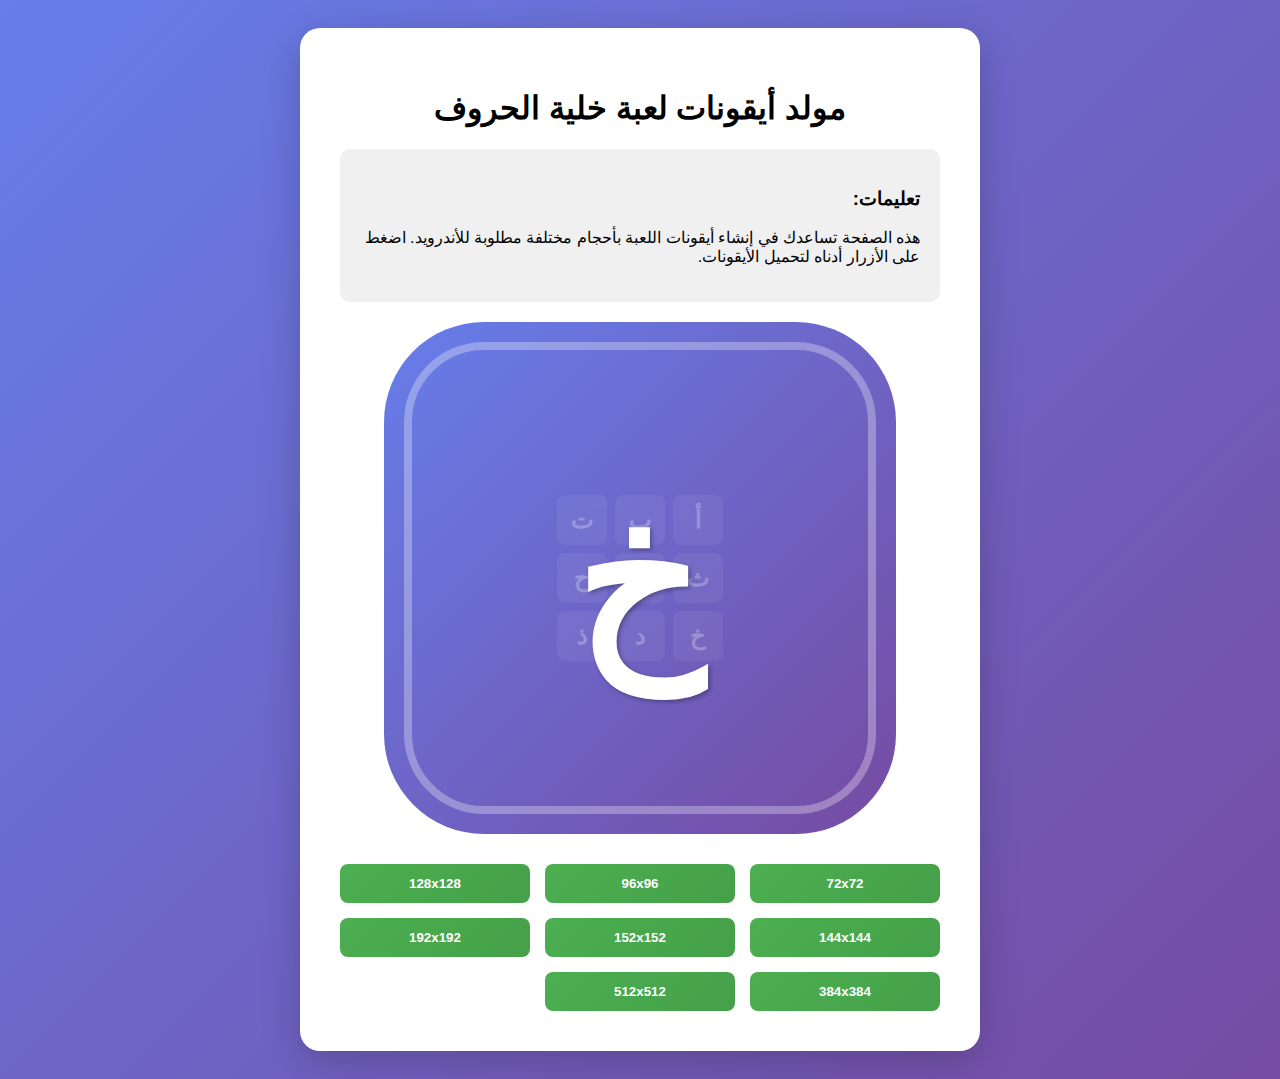
<file: icon-generator.html>
<!DOCTYPE html>
<html lang="ar" dir="rtl">
<head>
    <meta charset="UTF-8">
    <meta name="viewport" content="width=device-width, initial-scale=1.0">
    <title>إنشاء أيقونات خلية الحروف</title>
    <style>
        body {
            font-family: 'Cairo', sans-serif;
            background: linear-gradient(135deg, #667eea 0%, #764ba2 100%);
            padding: 20px;
            text-align: center;
        }
        
        .icon-generator {
            background: white;
            border-radius: 20px;
            padding: 40px;
            max-width: 600px;
            margin: 0 auto;
            box-shadow: 0 10px 40px rgba(0,0,0,0.2);
        }
        
        .icon-preview {
            width: 512px;
            height: 512px;
            margin: 20px auto;
            border-radius: 100px;
            background: linear-gradient(135deg, #667eea, #764ba2);
            display: flex;
            align-items: center;
            justify-content: center;
            color: white;
            font-size: 200px;
            font-weight: bold;
            position: relative;
            overflow: hidden;
        }
        
        .icon-preview::before {
            content: '';
            position: absolute;
            top: 20px;
            left: 20px;
            right: 20px;
            bottom: 20px;
            border: 8px solid rgba(255,255,255,0.3);
            border-radius: 80px;
        }
        
        .letter-grid {
            position: absolute;
            top: 50%;
            left: 50%;
            transform: translate(-50%, -50%);
            display: grid;
            grid-template-columns: repeat(3, 1fr);
            gap: 8px;
            font-size: 40px;
            opacity: 0.3;
        }
        
        .letter-mini {
            width: 50px;
            height: 50px;
            background: rgba(255,255,255,0.2);
            border-radius: 8px;
            display: flex;
            align-items: center;
            justify-content: center;
            font-size: 24px;
        }
        
        .main-letter {
            position: relative;
            z-index: 2;
            text-shadow: 2px 2px 4px rgba(0,0,0,0.3);
        }
        
        .download-buttons {
            display: grid;
            grid-template-columns: repeat(auto-fit, minmax(150px, 1fr));
            gap: 15px;
            margin-top: 30px;
        }
        
        .download-btn {
            padding: 12px 20px;
            background: linear-gradient(135deg, #4CAF50, #45a049);
            color: white;
            border: none;
            border-radius: 8px;
            cursor: pointer;
            text-decoration: none;
            font-family: 'Cairo', sans-serif;
            font-weight: 600;
        }
        
        .download-btn:hover {
            transform: translateY(-2px);
            box-shadow: 0 5px 15px rgba(76, 175, 80, 0.4);
        }
        
        canvas {
            display: none;
        }
        
        .instructions {
            background: #f0f0f0;
            padding: 20px;
            border-radius: 10px;
            margin-bottom: 20px;
            text-align: right;
        }
    </style>
</head>
<body>
    <div class="icon-generator">
        <h1>مولد أيقونات لعبة خلية الحروف</h1>
        
        <div class="instructions">
            <h3>تعليمات:</h3>
            <p>هذه الصفحة تساعدك في إنشاء أيقونات اللعبة بأحجام مختلفة مطلوبة للأندرويد. اضغط على الأزرار أدناه لتحميل الأيقونات.</p>
        </div>
        
        <div class="icon-preview" id="iconPreview">
            <div class="letter-grid">
                <div class="letter-mini">أ</div>
                <div class="letter-mini">ب</div>
                <div class="letter-mini">ت</div>
                <div class="letter-mini">ث</div>
                <div class="letter-mini">ج</div>
                <div class="letter-mini">ح</div>
                <div class="letter-mini">خ</div>
                <div class="letter-mini">د</div>
                <div class="letter-mini">ذ</div>
            </div>
            <div class="main-letter">خ</div>
        </div>
        
        <div class="download-buttons">
            <button class="download-btn" onclick="downloadIcon(72)">72x72</button>
            <button class="download-btn" onclick="downloadIcon(96)">96x96</button>
            <button class="download-btn" onclick="downloadIcon(128)">128x128</button>
            <button class="download-btn" onclick="downloadIcon(144)">144x144</button>
            <button class="download-btn" onclick="downloadIcon(152)">152x152</button>
            <button class="download-btn" onclick="downloadIcon(192)">192x192</button>
            <button class="download-btn" onclick="downloadIcon(384)">384x384</button>
            <button class="download-btn" onclick="downloadIcon(512)">512x512</button>
        </div>
        
        <canvas id="iconCanvas"></canvas>
    </div>
    
    <script>
        function downloadIcon(size) {
            const canvas = document.getElementById('iconCanvas');
            const ctx = canvas.getContext('2d');
            
            canvas.width = size;
            canvas.height = size;
            
            // خلفية متدرجة
            const gradient = ctx.createLinearGradient(0, 0, size, size);
            gradient.addColorStop(0, '#667eea');
            gradient.addColorStop(1, '#764ba2');
            
            // رسم الخلفية
            ctx.fillStyle = gradient;
            ctx.fillRect(0, 0, size, size);
            
            // رسم دائرة مع حدود
            const radius = size * 0.4;
            const centerX = size / 2;
            const centerY = size / 2;
            
            ctx.beginPath();
            ctx.arc(centerX, centerY, radius, 0, 2 * Math.PI);
            ctx.strokeStyle = 'rgba(255, 255, 255, 0.3)';
            ctx.lineWidth = size * 0.02;
            ctx.stroke();
            
            // رسم الحرف الرئيسي
            ctx.fillStyle = 'white';
            ctx.font = `bold ${size * 0.4}px Cairo, Arial`;
            ctx.textAlign = 'center';
            ctx.textBaseline = 'middle';
            ctx.shadowColor = 'rgba(0, 0, 0, 0.3)';
            ctx.shadowBlur = size * 0.01;
            ctx.shadowOffsetX = size * 0.005;
            ctx.shadowOffsetY = size * 0.005;
            ctx.fillText('خ', centerX, centerY);
            
            // رسم شبكة صغيرة في الخلفية
            ctx.shadowColor = 'transparent';
            ctx.fillStyle = 'rgba(255, 255, 255, 0.1)';
            ctx.font = `${size * 0.08}px Cairo, Arial`;
            
            const letters = ['أ', 'ب', 'ت', 'ث', 'ج', 'ح', 'خ', 'د', 'ذ'];
            const gridSize = size * 0.06;
            const startX = centerX - gridSize * 1.5;
            const startY = centerY - gridSize * 1.5;
            
            for (let i = 0; i < 3; i++) {
                for (let j = 0; j < 3; j++) {
                    const x = startX + j * gridSize;
                    const y = startY + i * gridSize;
                    ctx.fillText(letters[i * 3 + j], x, y);
                }
            }
            
            // تحويل إلى blob وتحميل
            canvas.toBlob(function(blob) {
                const url = URL.createObjectURL(blob);
                const a = document.createElement('a');
                a.href = url;
                a.download = `icon-${size}x${size}.png`;
                document.body.appendChild(a);
                a.click();
                document.body.removeChild(a);
                URL.revokeObjectURL(url);
            });
        }
    </script>
</body>
</html>
</file>
